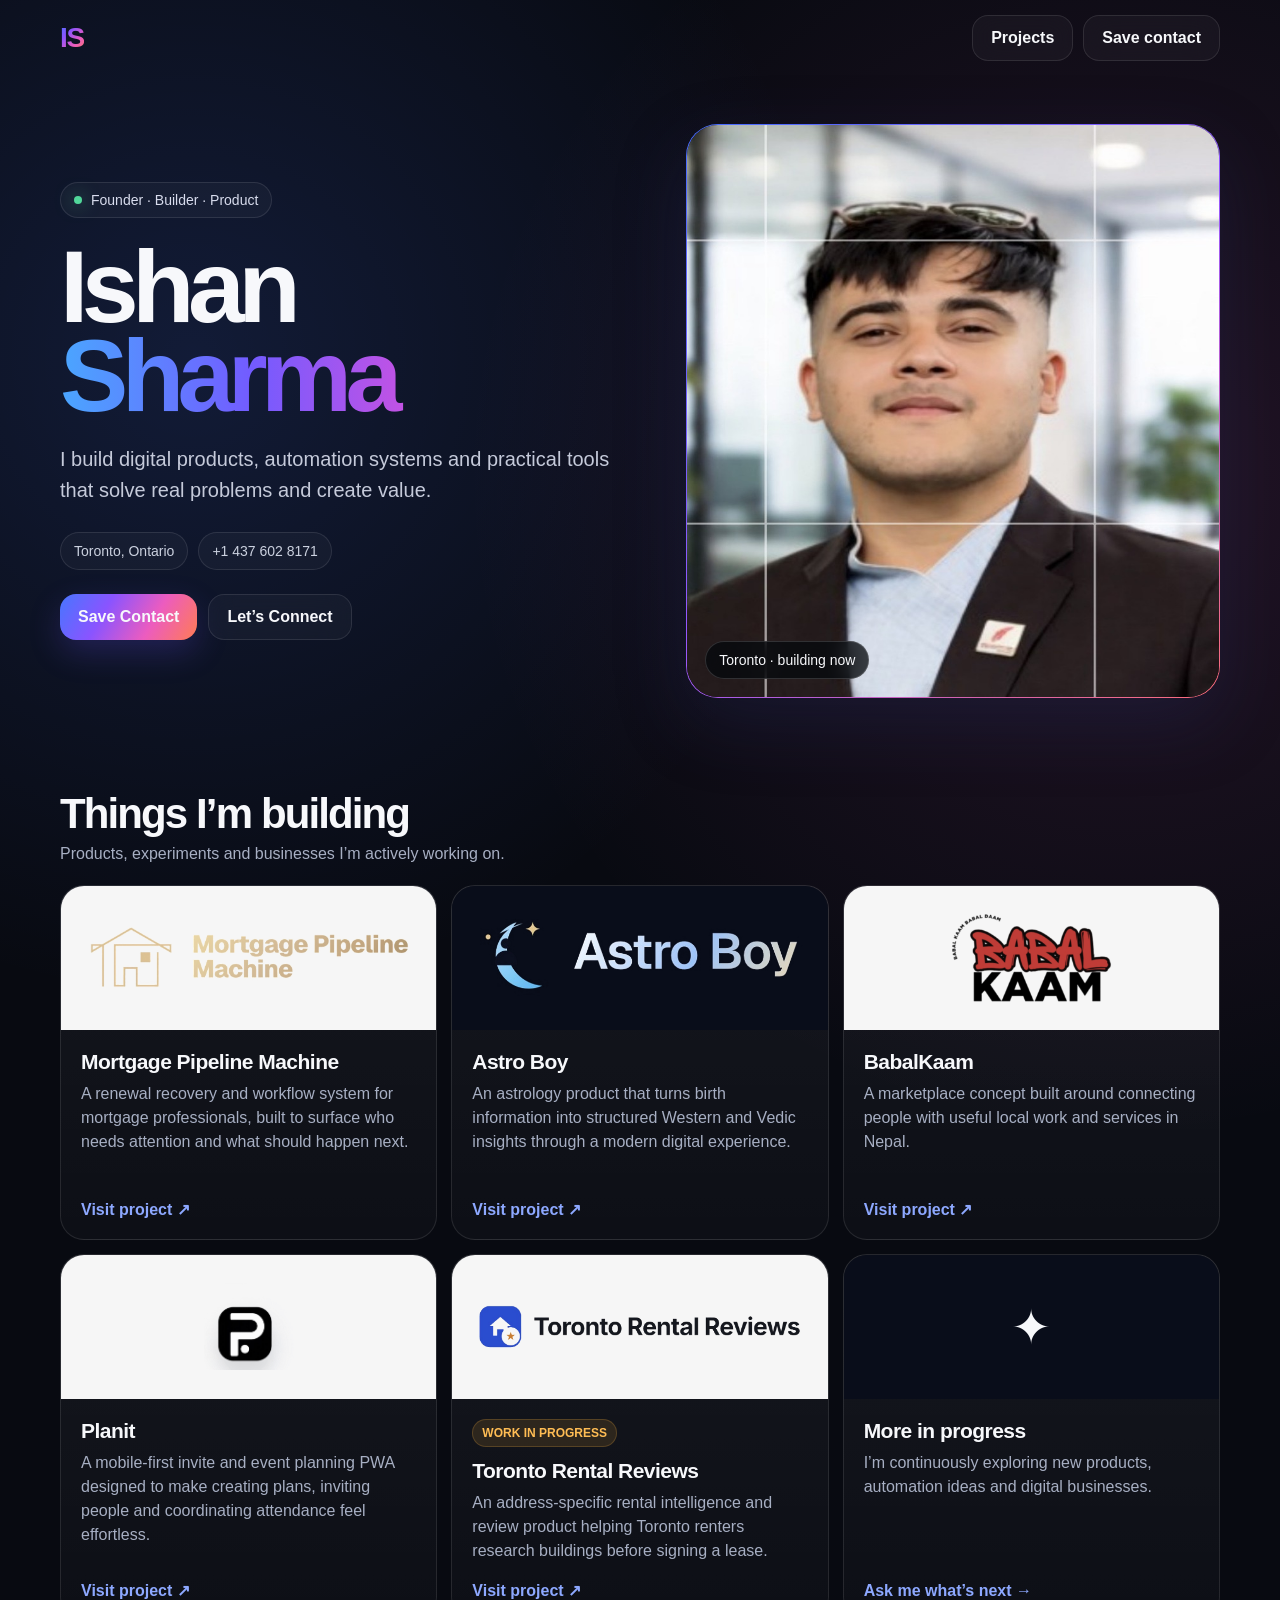
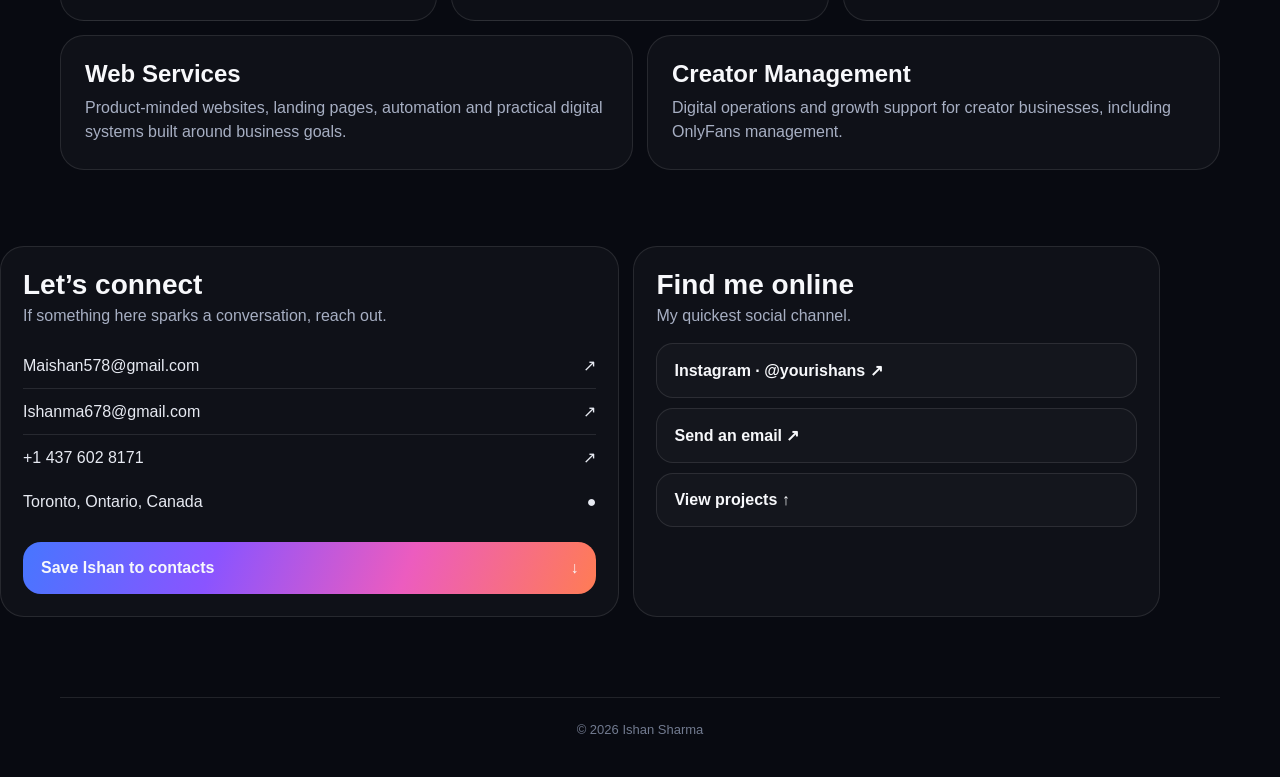
<file: new-index.html>
<!doctype html>
<html lang="en">
<head>
<meta charset="utf-8">
<meta name="viewport" content="width=device-width,initial-scale=1,viewport-fit=cover">
<meta name="theme-color" content="#090b12">
<title>Ishan Sharma — Builder & Founder</title>
<meta name="description" content="Ishan Sharma — founder and builder in Toronto. Explore current products and projects.">
<style>
:root{--bg:#080a11;--panel:#111522;--panel2:#151a29;--text:#f7f8fb;--muted:#a7afc3;--line:rgba(255,255,255,.1);--blue:#4776ff;--violet:#8a54ff;--pink:#ec5cbf;--orange:#ff7c54;--green:#51d79a}
*{box-sizing:border-box}html{scroll-behavior:smooth}body{margin:0;background:radial-gradient(circle at 15% 15%,rgba(71,118,255,.16),transparent 28%),radial-gradient(circle at 88% 20%,rgba(236,92,191,.12),transparent 30%),var(--bg);color:var(--text);font-family:Inter,-apple-system,BlinkMacSystemFont,"SF Pro Display","Segoe UI",sans-serif;-webkit-font-smoothing:antialiased}a{color:inherit;text-decoration:none}.wrap{width:min(1160px,calc(100% - 32px));margin:auto}.nav{height:76px;display:flex;align-items:center;justify-content:space-between}.monogram{font-weight:900;font-size:28px;letter-spacing:-.05em;background:linear-gradient(135deg,var(--blue),var(--violet),var(--pink),var(--orange));-webkit-background-clip:text;color:transparent}.nav-right{display:flex;gap:10px}.btn{display:inline-flex;align-items:center;justify-content:center;gap:9px;border:1px solid var(--line);border-radius:16px;padding:13px 18px;font-weight:700;background:rgba(255,255,255,.035);backdrop-filter:blur(14px)}.btn.primary{border:0;background:linear-gradient(120deg,var(--blue),var(--violet),var(--pink),var(--orange));box-shadow:0 12px 32px rgba(111,80,255,.22)}.hero{display:grid;grid-template-columns:1.04fr .96fr;gap:48px;align-items:center;padding:48px 0 72px}.eyebrow{display:inline-flex;gap:9px;align-items:center;padding:9px 13px;border:1px solid var(--line);border-radius:999px;color:#d8dced;background:rgba(255,255,255,.03);font-size:14px}.dot{width:8px;height:8px;border-radius:50%;background:var(--green);box-shadow:0 0 18px rgba(81,215,154,.7)}h1{font-size:clamp(58px,8vw,105px);line-height:.87;letter-spacing:-.065em;margin:24px 0 24px}.grad{display:block;background:linear-gradient(90deg,#4aa6ff,#735bff,#d850dd,#ff6868);-webkit-background-clip:text;color:transparent}.lead{max-width:650px;color:#c5cada;font-size:20px;line-height:1.55;margin:0 0 26px}.chips{display:flex;flex-wrap:wrap;gap:10px;margin-bottom:24px}.chip{padding:10px 13px;border:1px solid var(--line);border-radius:999px;color:#cbd1df;background:rgba(255,255,255,.03);font-size:14px}.actions{display:flex;flex-wrap:wrap;gap:11px}.portrait{position:relative;border-radius:32px;padding:1px;background:linear-gradient(140deg,#446cff,#9657ff,#ff6d7a);box-shadow:0 25px 70px rgba(39,51,113,.25)}.portrait-inner{position:relative;overflow:hidden;border-radius:31px;background:#10131c;aspect-ratio:4/4.3}.portrait img{display:block;width:100%;height:100%;object-fit:cover;object-position:center 20%}.status{position:absolute;left:18px;bottom:18px;padding:10px 13px;border:1px solid rgba(255,255,255,.15);border-radius:999px;background:rgba(5,8,13,.75);backdrop-filter:blur(12px);font-size:14px}.section{padding:20px 0 76px}.section-head{display:flex;align-items:end;justify-content:space-between;margin-bottom:22px}.section-head h2{font-size:42px;letter-spacing:-.045em;margin:0}.section-head p{margin:7px 0 0;color:var(--muted)}.grid{display:grid;grid-template-columns:repeat(3,1fr);gap:14px}.card{display:flex;flex-direction:column;min-height:355px;border:1px solid var(--line);border-radius:24px;background:linear-gradient(180deg,rgba(255,255,255,.055),rgba(255,255,255,.025));overflow:hidden;transition:.25s transform,.25s border-color}.card:hover{transform:translateY(-3px);border-color:rgba(255,255,255,.18)}.logo-box{height:144px;display:flex;align-items:center;justify-content:center;padding:24px;background:rgba(255,255,255,.96)}.logo-box.dark{background:#090d1a}.logo-box img{width:100%;height:100%;object-fit:contain}.logo-box.square img{max-width:90px;max-height:90px}.card-body{padding:20px;display:flex;flex:1;flex-direction:column}.card h3{margin:0 0 8px;font-size:21px;letter-spacing:-.025em}.card p{color:var(--muted);line-height:1.5;margin:0 0 18px}.tag{display:inline-flex;width:max-content;padding:6px 9px;margin:0 0 12px;border-radius:999px;background:rgba(255,179,61,.12);color:#ffbd54;border:1px solid rgba(255,179,61,.2);font-size:12px;font-weight:700}.visit{margin-top:auto;color:#8da8ff;font-weight:750}.services{display:grid;grid-template-columns:1fr 1fr;gap:14px;margin-top:14px}.service{border:1px solid var(--line);border-radius:24px;padding:24px;background:rgba(255,255,255,.03)}.service h3{font-size:24px;margin:0 0 8px}.service p{margin:0;color:var(--muted);line-height:1.55}.contact{display:grid;grid-template-columns:1fr .85fr;gap:14px;margin:0 0 80px}.contact-card{border:1px solid var(--line);border-radius:24px;padding:22px;background:rgba(255,255,255,.03)}.contact-card h2{font-size:28px;margin:0 0 6px}.contact-card>p{color:var(--muted);margin:0 0 18px}.contact-row{display:flex;align-items:center;justify-content:space-between;gap:14px;padding:13px 0;border-top:1px solid var(--line);color:#e7eaf2}.contact-row:first-of-type{border-top:0}.save-wide{display:flex;align-items:center;justify-content:space-between;gap:16px;margin-top:18px;padding:17px 18px;border-radius:18px;background:linear-gradient(110deg,var(--blue),var(--violet),var(--pink),var(--orange));font-weight:800}.social{display:grid;grid-template-columns:1fr;gap:10px}.social a{padding:17px;border:1px solid var(--line);border-radius:17px;background:rgba(255,255,255,.025);font-weight:700}.footer{padding:24px 0 40px;border-top:1px solid var(--line);color:#727b90;text-align:center;font-size:13px}
@media(max-width:860px){.wrap{width:min(100% - 24px,680px)}.nav{height:68px}.nav .btn{padding:11px 14px}.hero{display:flex;flex-direction:column;padding:18px 0 54px;gap:28px}.hero-copy{order:2}.portrait{order:1;width:100%}.portrait-inner{aspect-ratio:4/3.55}.portrait img{object-position:center 24%}h1{font-size:clamp(58px,18vw,88px);margin-top:20px}.lead{font-size:18px}.grid{grid-template-columns:1fr}.card{min-height:0}.logo-box{height:132px}.services,.contact{grid-template-columns:1fr}.section{padding-bottom:56px}.section-head h2{font-size:36px}.section-head{align-items:start}.contact{margin-bottom:50px}}
@media(max-width:430px){.nav-right .secondary{display:none}.portrait-inner{aspect-ratio:1/1.02}.actions .btn{flex:1}.section-head{display:block}.section-head .btn{margin-top:14px}.logo-box{height:122px}.card-body{padding:18px}}
</style>
</head>
<body>
<header class="wrap nav"><div class="monogram">IS</div><div class="nav-right"><a class="btn secondary" href="#work">Projects</a><a class="btn" href="./ishan-sharma.vcf" download>Save contact</a></div></header>
<main>
<section class="wrap hero">
<div class="hero-copy"><div class="eyebrow"><span class="dot"></span> Founder · Builder · Product</div><h1>Ishan <span class="grad">Sharma</span></h1><p class="lead">I build digital products, automation systems and practical tools that solve real problems and create value.</p><div class="chips"><span class="chip">Toronto, Ontario</span><a class="chip" href="tel:+14376028171">+1 437 602 8171</a></div><div class="actions"><a class="btn primary" href="./ishan-sharma.vcf" download>Save Contact</a><a class="btn" href="mailto:ishanma678@gmail.com">Let’s Connect</a></div></div>
<div class="portrait"><div class="portrait-inner"><img src="./ishan.jpg" alt="Ishan Sharma"><div class="status">Toronto · building now</div></div></div>
</section>
<section class="wrap section" id="work"><div class="section-head"><div><h2>Things I’m building</h2><p>Products, experiments and businesses I’m actively working on.</p></div></div>
<div class="grid">
<a class="card" href="https://mortgagepipelinemachine.com/" target="_blank" rel="noopener"><div class="logo-box"><img src="./mpm-logo.png" alt="Mortgage Pipeline Machine logo"></div><div class="card-body"><h3>Mortgage Pipeline Machine</h3><p>A renewal recovery and workflow system for mortgage professionals, built to surface who needs attention and what should happen next.</p><span class="visit">Visit project ↗</span></div></a>
<a class="card" href="https://astro-boy.vercel.app/" target="_blank" rel="noopener"><div class="logo-box dark"><img src="./astroboy-logo.png" alt="Astro Boy logo"></div><div class="card-body"><h3>Astro Boy</h3><p>An astrology product that turns birth information into structured Western and Vedic insights through a modern digital experience.</p><span class="visit">Visit project ↗</span></div></a>
<a class="card" href="https://babalkaam.com/" target="_blank" rel="noopener"><div class="logo-box"><img src="./babalkaam-logo.png" alt="Babal Kaam logo"></div><div class="card-body"><h3>BabalKaam</h3><p>A marketplace concept built around connecting people with useful local work and services in Nepal.</p><span class="visit">Visit project ↗</span></div></a>
<a class="card" href="https://ishanma678.github.io/planit/" target="_blank" rel="noopener"><div class="logo-box square"><img src="./planit-logo.png" alt="Planit logo"></div><div class="card-body"><h3>Planit</h3><p>A mobile-first invite and event planning PWA designed to make creating plans, inviting people and coordinating attendance feel effortless.</p><span class="visit">Visit project ↗</span></div></a>
<a class="card" href="https://toronto-rental-reviews.vercel.app/" target="_blank" rel="noopener"><div class="logo-box"><img src="./trr-logo.png" alt="Toronto Rental Reviews logo"></div><div class="card-body"><span class="tag">WORK IN PROGRESS</span><h3>Toronto Rental Reviews</h3><p>An address-specific rental intelligence and review product helping Toronto renters research buildings before signing a lease.</p><span class="visit">Visit project ↗</span></div></a>
<div class="card"><div class="logo-box dark"><div style="font-size:48px">✦</div></div><div class="card-body"><h3>More in progress</h3><p>I’m continuously exploring new products, automation ideas and digital businesses.</p><a class="visit" href="mailto:ishanma678@gmail.com">Ask me what’s next →</a></div></div>
</div>
<div class="services"><div class="service"><h3>Web Services</h3><p>Product-minded websites, landing pages, automation and practical digital systems built around business goals.</p></div><div class="service"><h3>Creator Management</h3><p>Digital operations and growth support for creator businesses, including OnlyFans management.</p></div></div>
</section>
<section class="wrap contact"><div class="contact-card"><h2>Let’s connect</h2><p>If something here sparks a conversation, reach out.</p><a class="contact-row" href="mailto:maishan578@gmail.com"><span>Maishan578@gmail.com</span><span>↗</span></a><a class="contact-row" href="mailto:ishanma678@gmail.com"><span>Ishanma678@gmail.com</span><span>↗</span></a><a class="contact-row" href="tel:+14376028171"><span>+1 437 602 8171</span><span>↗</span></a><div class="contact-row"><span>Toronto, Ontario, Canada</span><span>●</span></div><a class="save-wide" href="./ishan-sharma.vcf" download><span>Save Ishan to contacts</span><span>↓</span></a></div>
<div class="contact-card"><h2>Find me online</h2><p>My quickest social channel.</p><div class="social"><a href="https://www.instagram.com/yourishans?utm_source=qr" target="_blank" rel="noopener">Instagram · @yourishans ↗</a><a href="mailto:ishanma678@gmail.com">Send an email ↗</a><a href="#work">View projects ↑</a></div></div></section>
</main><footer class="wrap footer">© 2026 Ishan Sharma</footer>
</body></html>
</file>
